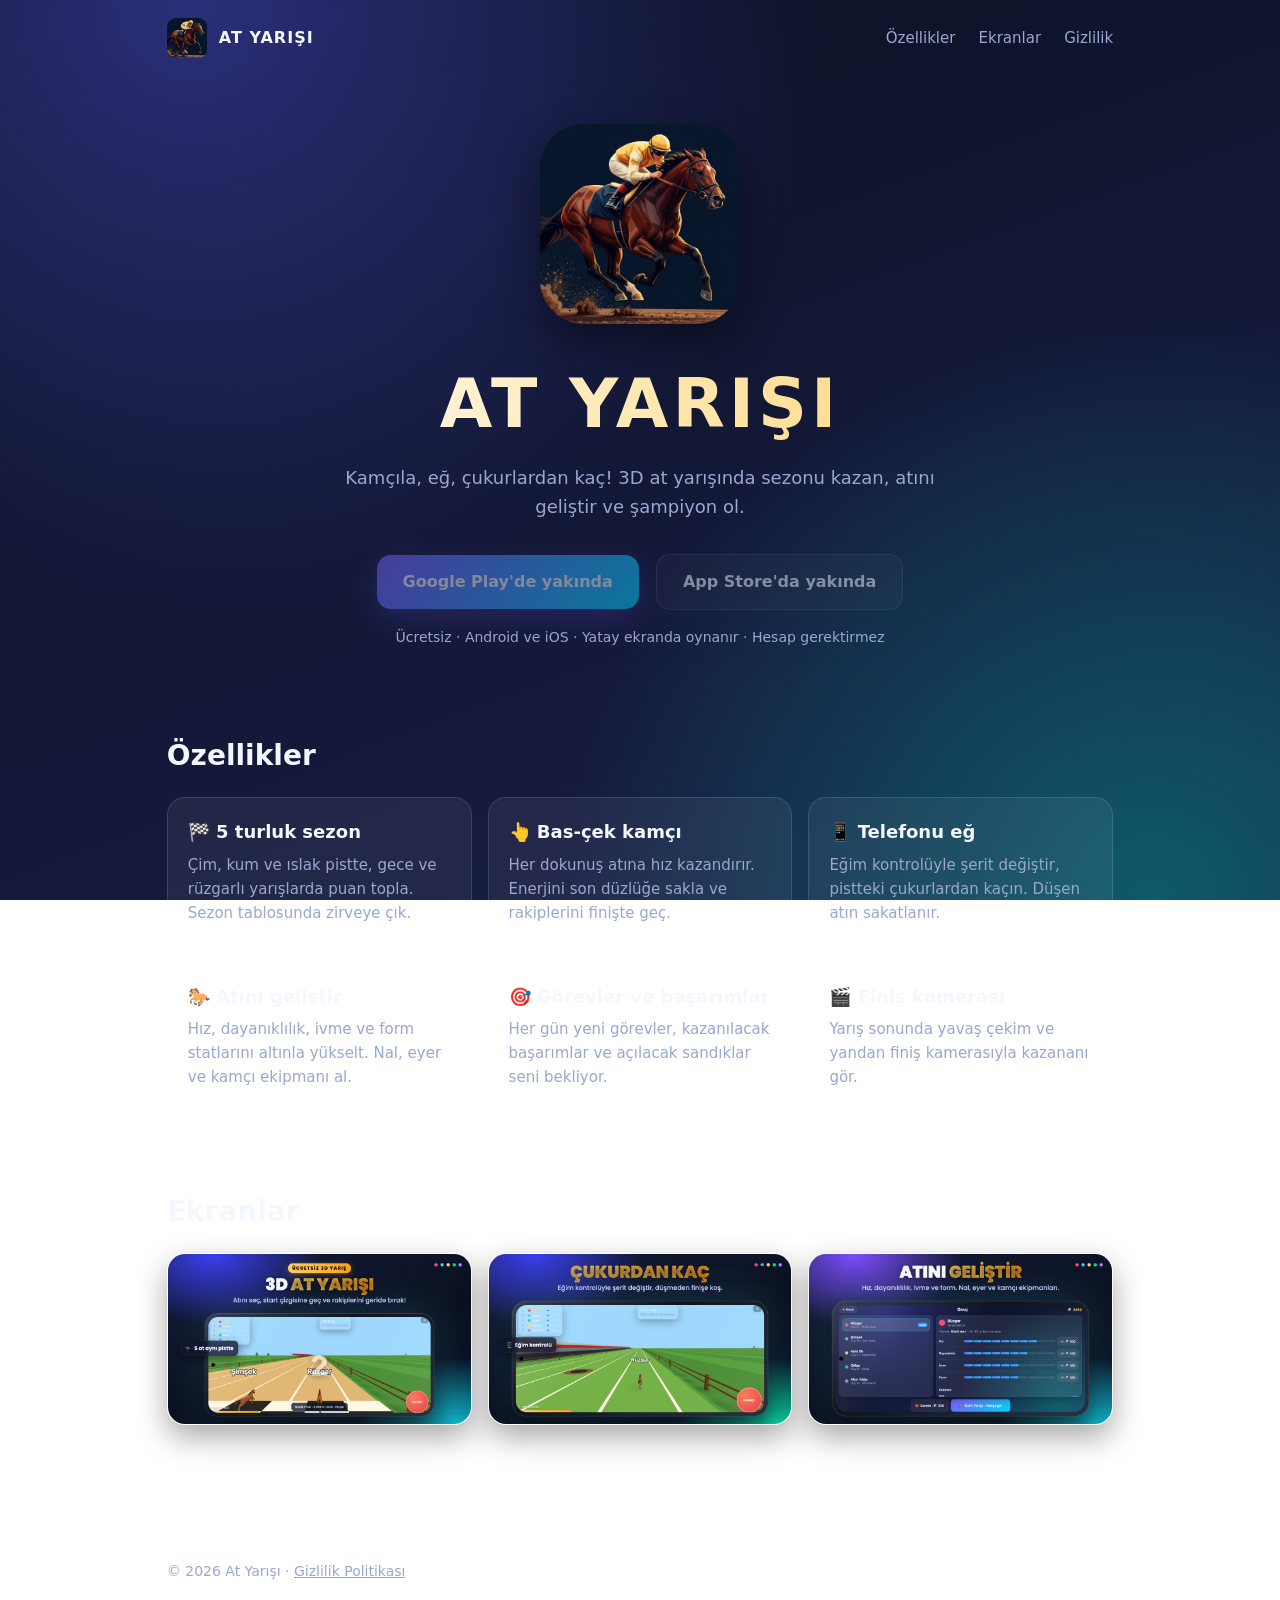
<file: index.html>
<!doctype html>
<html lang="tr">
<head>
  <meta charset="utf-8">
  <meta name="viewport" content="width=device-width, initial-scale=1">
  <title>At Yarışı – 3D At Yarışı Oyunu</title>
  <meta name="description" content="At Yarışı: kamçıla, eğ, çukurlardan kaç! 3D at yarışında sezonu kazan, şampiyon ol. Ücretsiz.">
  <meta property="og:title" content="At Yarışı – 3D At Yarışı Oyunu">
  <meta property="og:description" content="Kamçıla, eğ, çukurlardan kaç! 3D at yarışında sezonu kazan, şampiyon ol.">
  <meta property="og:image" content="assets/feature.jpg">
  <meta name="theme-color" content="#0b1020">
  <link rel="icon" href="assets/logo.png">
  <link rel="stylesheet" href="style.css">
</head>
<body>
  <header class="top">
    <a class="brand" href="index.html"><img src="assets/logo.png" alt="" width="40" height="40"> AT YARIŞI</a>
    <nav>
      <a href="#ozellikler">Özellikler</a>
      <a href="#ekranlar">Ekranlar</a>
      <a href="privacy.html">Gizlilik</a>
    </nav>
  </header>

  <main>
    <section class="hero">
      <img class="logo" src="assets/logo.png" alt="At Yarışı logosu">
      <h1>AT YARIŞI</h1>
      <p class="lead">Kamçıla, eğ, çukurlardan kaç! 3D at yarışında sezonu kazan, atını geliştir ve şampiyon ol.</p>
      <a class="btn primary" href="#" aria-disabled="true">Google Play'de yakında</a>
      <a class="btn" href="#" aria-disabled="true">App Store'da yakında</a>
      <p class="note">Ücretsiz · Android ve iOS · Yatay ekranda oynanır · Hesap gerektirmez</p>
    </section>

    <section id="ozellikler">
      <h2>Özellikler</h2>
      <div class="features">
        <div class="feature">
          <h3>🏁 5 turluk sezon</h3>
          <p>Çim, kum ve ıslak pistte, gece ve rüzgarlı yarışlarda puan topla. Sezon tablosunda zirveye çık.</p>
        </div>
        <div class="feature">
          <h3>👆 Bas-çek kamçı</h3>
          <p>Her dokunuş atına hız kazandırır. Enerjini son düzlüğe sakla ve rakiplerini finişte geç.</p>
        </div>
        <div class="feature">
          <h3>📱 Telefonu eğ</h3>
          <p>Eğim kontrolüyle şerit değiştir, pistteki çukurlardan kaçın. Düşen atın sakatlanır.</p>
        </div>
        <div class="feature">
          <h3>🐎 Atını geliştir</h3>
          <p>Hız, dayanıklılık, ivme ve form statlarını altınla yükselt. Nal, eyer ve kamçı ekipmanı al.</p>
        </div>
        <div class="feature">
          <h3>🎯 Görevler ve başarımlar</h3>
          <p>Her gün yeni görevler, kazanılacak başarımlar ve açılacak sandıklar seni bekliyor.</p>
        </div>
        <div class="feature">
          <h3>🎬 Finiş kamerası</h3>
          <p>Yarış sonunda yavaş çekim ve yandan finiş kamerasıyla kazananı gör.</p>
        </div>
      </div>
    </section>

    <section id="ekranlar">
      <h2>Ekranlar</h2>
      <div class="shots">
        <img src="assets/shots/01-yaris.jpg" alt="At Yarışı yarış ekranı" loading="lazy">
        <img src="assets/shots/03-egim.jpg" alt="Telefonu eğerek şerit değiştirme" loading="lazy">
        <img src="assets/shots/04-garaj.jpg" alt="At garajı ve güçlendirme ekranı" loading="lazy">
      </div>
    </section>
  </main>

  <footer>
    <p>© 2026 At Yarışı · <a href="privacy.html">Gizlilik Politikası</a></p>
  </footer>
</body>
</html>
</file>
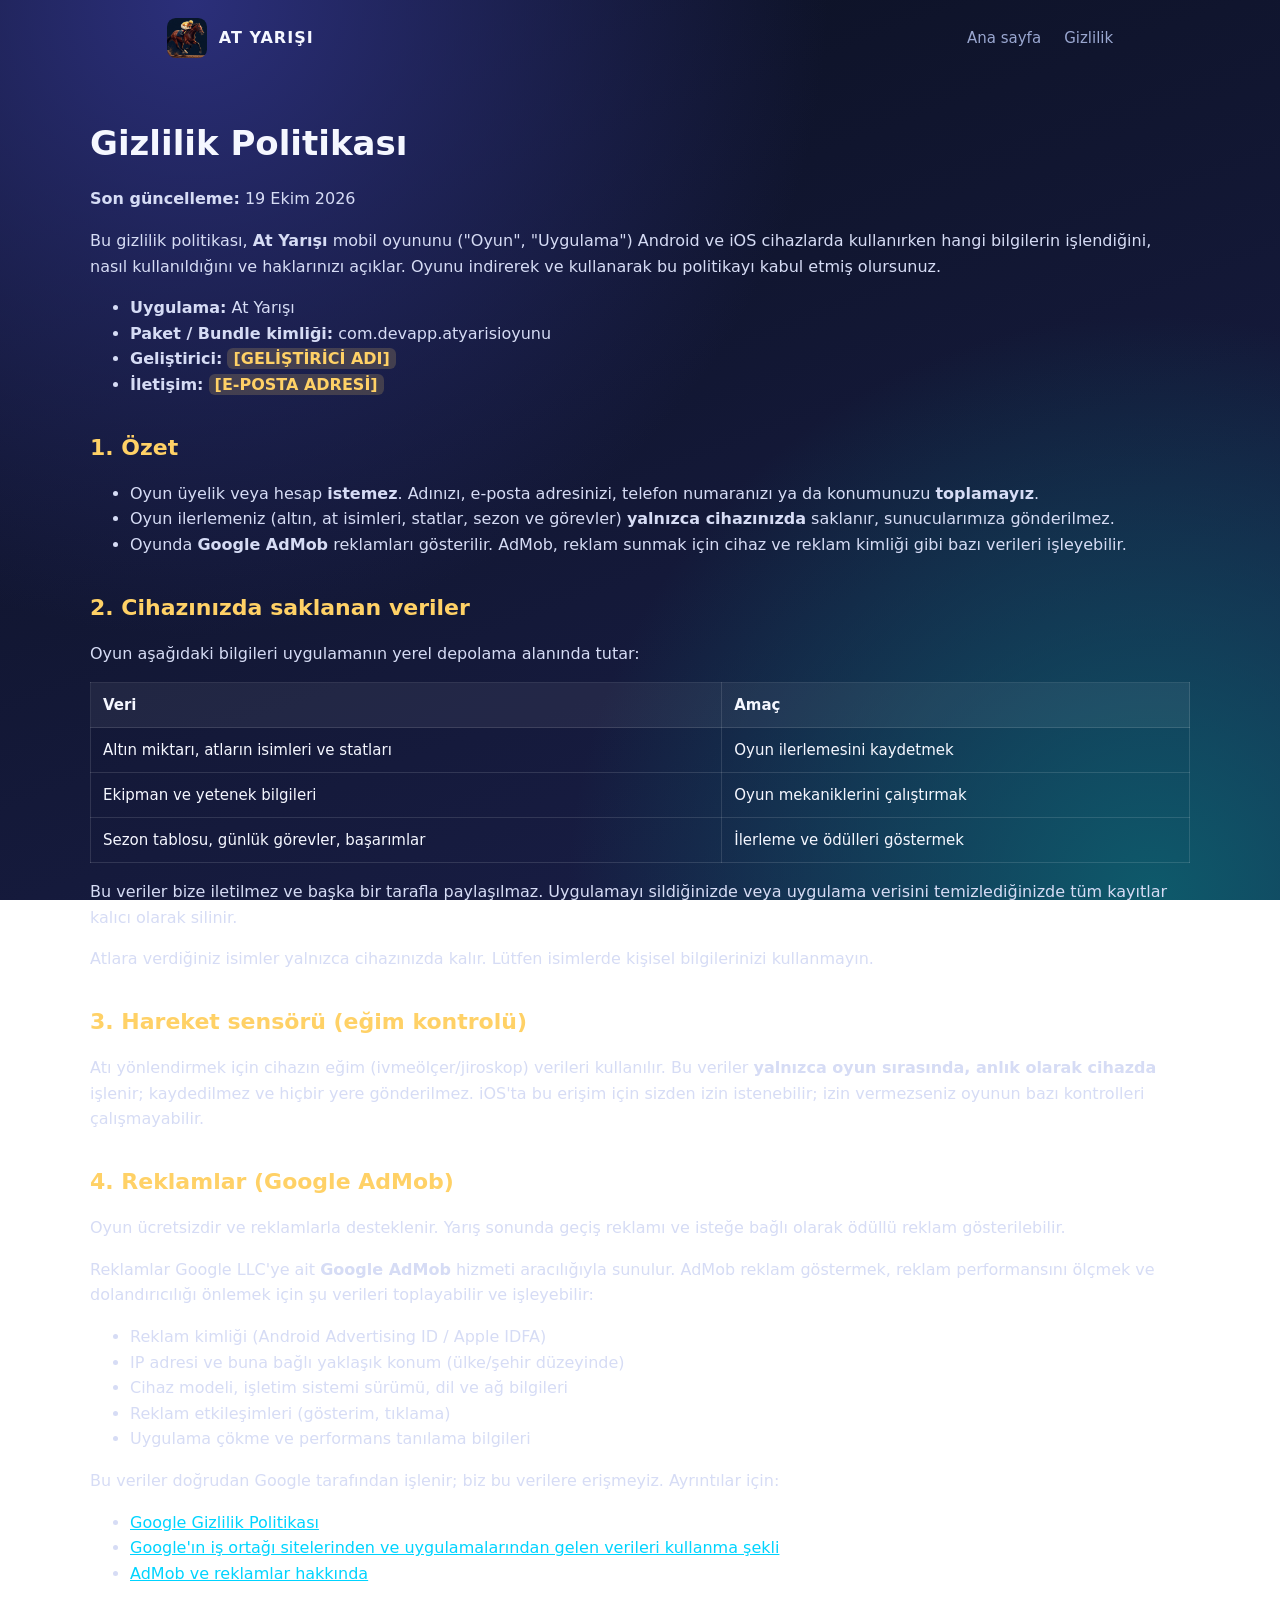
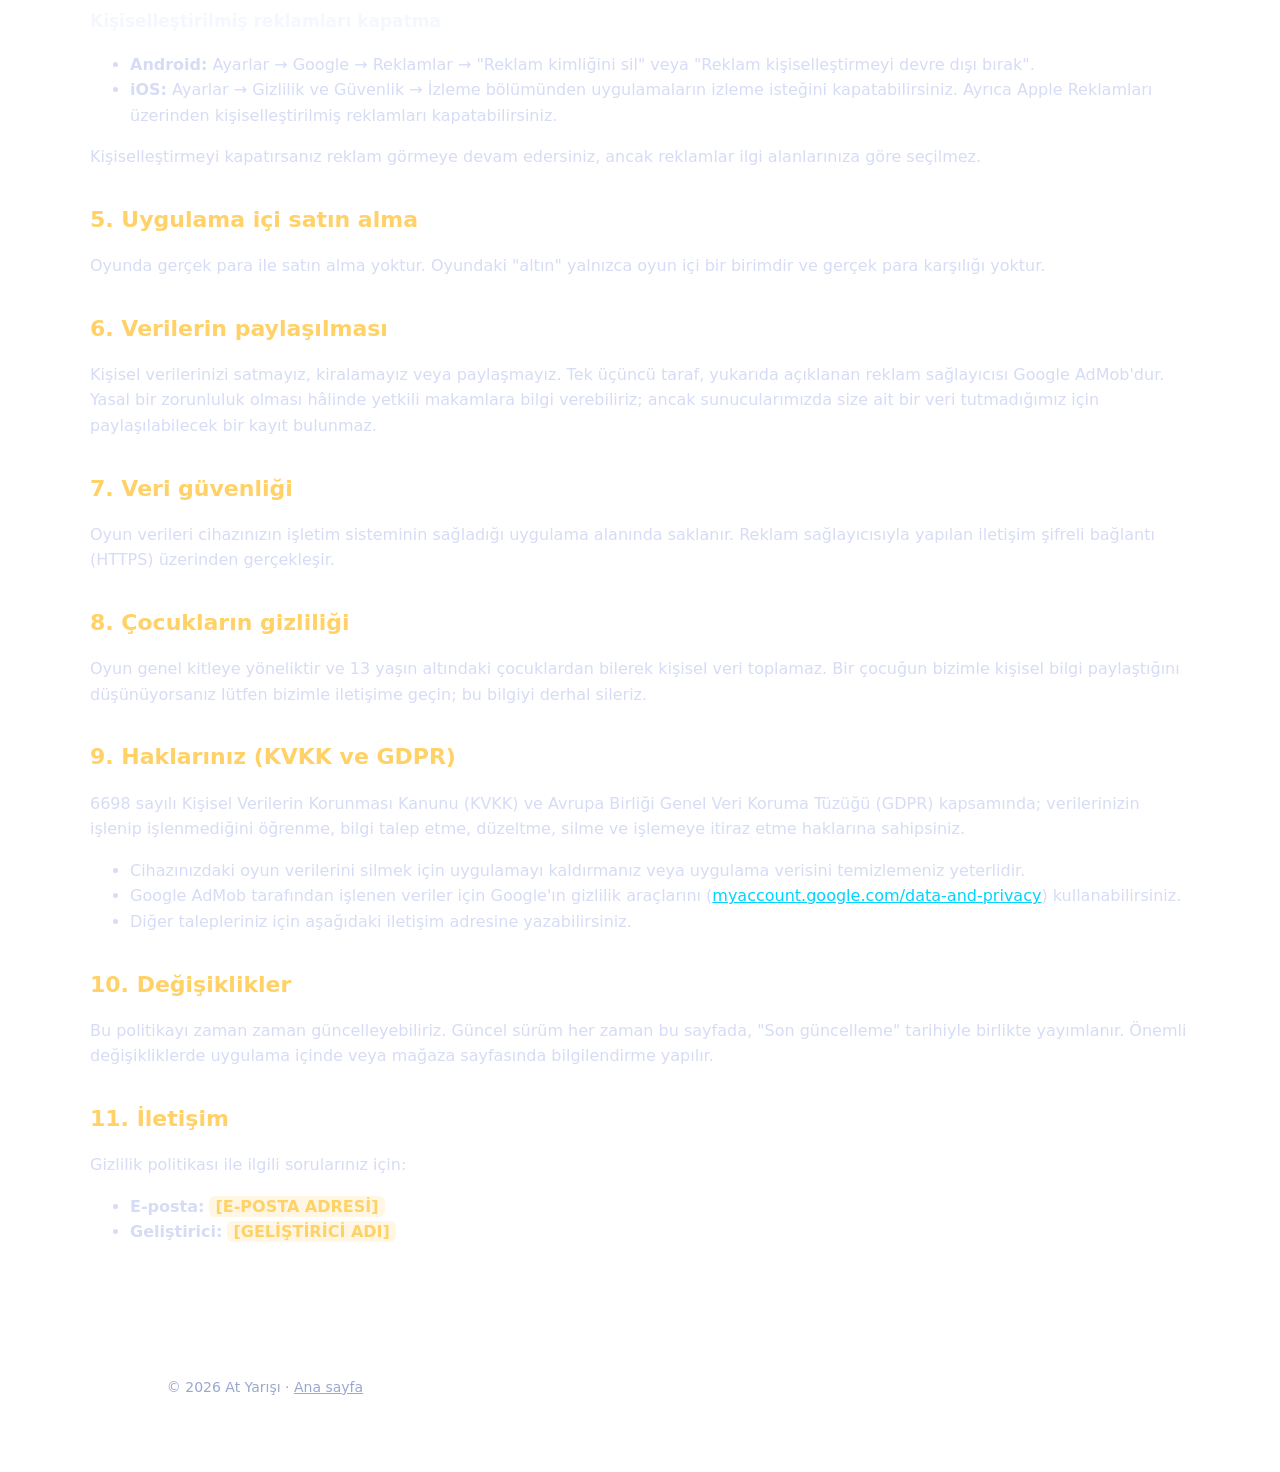
<file: privacy.html>
<!doctype html>
<html lang="tr">
<head>
  <meta charset="utf-8">
  <meta name="viewport" content="width=device-width, initial-scale=1">
  <title>Gizlilik Politikası – At Yarışı</title>
  <meta name="description" content="At Yarışı oyununun gizlilik politikası: hangi verilerin işlendiği, reklamlar ve haklarınız.">
  <meta name="robots" content="index, follow">
  <link rel="icon" href="assets/logo.png">
  <link rel="stylesheet" href="style.css">
</head>
<body>
  <header class="top">
    <a class="brand" href="index.html"><img src="assets/logo.png" alt="" width="40" height="40"> AT YARIŞI</a>
    <nav>
      <a href="index.html">Ana sayfa</a>
      <a href="privacy.html">Gizlilik</a>
    </nav>
  </header>

  <main class="doc">
    <h1>Gizlilik Politikası</h1>
    <p><strong>Son güncelleme:</strong> 19 Ekim 2026</p>

    <p>Bu gizlilik politikası, <strong>At Yarışı</strong> mobil oyununu ("Oyun", "Uygulama") Android ve iOS cihazlarda kullanırken hangi bilgilerin işlendiğini, nasıl kullanıldığını ve haklarınızı açıklar. Oyunu indirerek ve kullanarak bu politikayı kabul etmiş olursunuz.</p>

    <ul>
      <li><strong>Uygulama:</strong> At Yarışı</li>
      <li><strong>Paket / Bundle kimliği:</strong> com.devapp.atyarisioyunu</li>
      <li><strong>Geliştirici:</strong> <span class="placeholder">[GELİŞTİRİCİ ADI]</span></li>
      <li><strong>İletişim:</strong> <span class="placeholder">[E-POSTA ADRESİ]</span></li>
    </ul>

    <h2>1. Özet</h2>
    <ul>
      <li>Oyun üyelik veya hesap <strong>istemez</strong>. Adınızı, e-posta adresinizi, telefon numaranızı ya da konumunuzu <strong>toplamayız</strong>.</li>
      <li>Oyun ilerlemeniz (altın, at isimleri, statlar, sezon ve görevler) <strong>yalnızca cihazınızda</strong> saklanır, sunucularımıza gönderilmez.</li>
      <li>Oyunda <strong>Google AdMob</strong> reklamları gösterilir. AdMob, reklam sunmak için cihaz ve reklam kimliği gibi bazı verileri işleyebilir.</li>
    </ul>

    <h2>2. Cihazınızda saklanan veriler</h2>
    <p>Oyun aşağıdaki bilgileri uygulamanın yerel depolama alanında tutar:</p>
    <table>
      <tr><th>Veri</th><th>Amaç</th></tr>
      <tr><td>Altın miktarı, atların isimleri ve statları</td><td>Oyun ilerlemesini kaydetmek</td></tr>
      <tr><td>Ekipman ve yetenek bilgileri</td><td>Oyun mekaniklerini çalıştırmak</td></tr>
      <tr><td>Sezon tablosu, günlük görevler, başarımlar</td><td>İlerleme ve ödülleri göstermek</td></tr>
    </table>
    <p>Bu veriler bize iletilmez ve başka bir tarafla paylaşılmaz. Uygulamayı sildiğinizde veya uygulama verisini temizlediğinizde tüm kayıtlar kalıcı olarak silinir.</p>
    <p>Atlara verdiğiniz isimler yalnızca cihazınızda kalır. Lütfen isimlerde kişisel bilgilerinizi kullanmayın.</p>

    <h2>3. Hareket sensörü (eğim kontrolü)</h2>
    <p>Atı yönlendirmek için cihazın eğim (ivmeölçer/jiroskop) verileri kullanılır. Bu veriler <strong>yalnızca oyun sırasında, anlık olarak cihazda</strong> işlenir; kaydedilmez ve hiçbir yere gönderilmez. iOS'ta bu erişim için sizden izin istenebilir; izin vermezseniz oyunun bazı kontrolleri çalışmayabilir.</p>

    <h2>4. Reklamlar (Google AdMob)</h2>
    <p>Oyun ücretsizdir ve reklamlarla desteklenir. Yarış sonunda geçiş reklamı ve isteğe bağlı olarak ödüllü reklam gösterilebilir.</p>
    <p>Reklamlar Google LLC'ye ait <strong>Google AdMob</strong> hizmeti aracılığıyla sunulur. AdMob reklam göstermek, reklam performansını ölçmek ve dolandırıcılığı önlemek için şu verileri toplayabilir ve işleyebilir:</p>
    <ul>
      <li>Reklam kimliği (Android Advertising ID / Apple IDFA)</li>
      <li>IP adresi ve buna bağlı yaklaşık konum (ülke/şehir düzeyinde)</li>
      <li>Cihaz modeli, işletim sistemi sürümü, dil ve ağ bilgileri</li>
      <li>Reklam etkileşimleri (gösterim, tıklama)</li>
      <li>Uygulama çökme ve performans tanılama bilgileri</li>
    </ul>
    <p>Bu veriler doğrudan Google tarafından işlenir; biz bu verilere erişmeyiz. Ayrıntılar için:</p>
    <ul>
      <li><a href="https://policies.google.com/privacy">Google Gizlilik Politikası</a></li>
      <li><a href="https://policies.google.com/technologies/partner-sites">Google'ın iş ortağı sitelerinden ve uygulamalarından gelen verileri kullanma şekli</a></li>
      <li><a href="https://support.google.com/admob/answer/6128543">AdMob ve reklamlar hakkında</a></li>
    </ul>

    <h3>Kişiselleştirilmiş reklamları kapatma</h3>
    <ul>
      <li><strong>Android:</strong> Ayarlar → Google → Reklamlar → "Reklam kimliğini sil" veya "Reklam kişiselleştirmeyi devre dışı bırak".</li>
      <li><strong>iOS:</strong> Ayarlar → Gizlilik ve Güvenlik → İzleme bölümünden uygulamaların izleme isteğini kapatabilirsiniz. Ayrıca Apple Reklamları üzerinden kişiselleştirilmiş reklamları kapatabilirsiniz.</li>
    </ul>
    <p>Kişiselleştirmeyi kapatırsanız reklam görmeye devam edersiniz, ancak reklamlar ilgi alanlarınıza göre seçilmez.</p>

    <h2>5. Uygulama içi satın alma</h2>
    <p>Oyunda gerçek para ile satın alma yoktur. Oyundaki "altın" yalnızca oyun içi bir birimdir ve gerçek para karşılığı yoktur.</p>

    <h2>6. Verilerin paylaşılması</h2>
    <p>Kişisel verilerinizi satmayız, kiralamayız veya paylaşmayız. Tek üçüncü taraf, yukarıda açıklanan reklam sağlayıcısı Google AdMob'dur. Yasal bir zorunluluk olması hâlinde yetkili makamlara bilgi verebiliriz; ancak sunucularımızda size ait bir veri tutmadığımız için paylaşılabilecek bir kayıt bulunmaz.</p>

    <h2>7. Veri güvenliği</h2>
    <p>Oyun verileri cihazınızın işletim sisteminin sağladığı uygulama alanında saklanır. Reklam sağlayıcısıyla yapılan iletişim şifreli bağlantı (HTTPS) üzerinden gerçekleşir.</p>

    <h2>8. Çocukların gizliliği</h2>
    <p>Oyun genel kitleye yöneliktir ve 13 yaşın altındaki çocuklardan bilerek kişisel veri toplamaz. Bir çocuğun bizimle kişisel bilgi paylaştığını düşünüyorsanız lütfen bizimle iletişime geçin; bu bilgiyi derhal sileriz.</p>

    <h2>9. Haklarınız (KVKK ve GDPR)</h2>
    <p>6698 sayılı Kişisel Verilerin Korunması Kanunu (KVKK) ve Avrupa Birliği Genel Veri Koruma Tüzüğü (GDPR) kapsamında; verilerinizin işlenip işlenmediğini öğrenme, bilgi talep etme, düzeltme, silme ve işlemeye itiraz etme haklarına sahipsiniz.</p>
    <ul>
      <li>Cihazınızdaki oyun verilerini silmek için uygulamayı kaldırmanız veya uygulama verisini temizlemeniz yeterlidir.</li>
      <li>Google AdMob tarafından işlenen veriler için Google'ın gizlilik araçlarını (<a href="https://myaccount.google.com/data-and-privacy">myaccount.google.com/data-and-privacy</a>) kullanabilirsiniz.</li>
      <li>Diğer talepleriniz için aşağıdaki iletişim adresine yazabilirsiniz.</li>
    </ul>

    <h2>10. Değişiklikler</h2>
    <p>Bu politikayı zaman zaman güncelleyebiliriz. Güncel sürüm her zaman bu sayfada, "Son güncelleme" tarihiyle birlikte yayımlanır. Önemli değişikliklerde uygulama içinde veya mağaza sayfasında bilgilendirme yapılır.</p>

    <h2>11. İletişim</h2>
    <p>Gizlilik politikası ile ilgili sorularınız için:</p>
    <ul>
      <li><strong>E-posta:</strong> <span class="placeholder">[E-POSTA ADRESİ]</span></li>
      <li><strong>Geliştirici:</strong> <span class="placeholder">[GELİŞTİRİCİ ADI]</span></li>
    </ul>
  </main>

  <footer>
    <p>© 2026 At Yarışı · <a href="index.html">Ana sayfa</a></p>
  </footer>
</body>
</html>
</file>
<file: style.css>
:root {
  --bg-1: #0b1020;
  --bg-2: #1a1f4a;
  --card: rgba(255, 255, 255, 0.06);
  --border: rgba(255, 255, 255, 0.12);
  --text: #f5f7ff;
  --muted: #9aa7d0;
  --accent: #7c5cff;
  --accent-2: #00d4ff;
  --gold: #ffd166;
  --radius: 18px;
}

* { box-sizing: border-box; }

html { scroll-behavior: smooth; }

body {
  margin: 0;
  color: var(--text);
  font-family: -apple-system, BlinkMacSystemFont, "Segoe UI", Roboto, system-ui, sans-serif;
  line-height: 1.6;
  background:
    radial-gradient(circle at 15% 0%, #2b2f7a 0%, transparent 45%),
    radial-gradient(circle at 90% 100%, #0e5a6b 0%, transparent 40%),
    linear-gradient(160deg, var(--bg-1), var(--bg-2));
  background-attachment: fixed;
  min-height: 100vh;
}

a { color: var(--accent-2); }

header.top {
  display: flex;
  align-items: center;
  justify-content: space-between;
  padding: 18px 6vw;
  max-width: 1100px;
  margin: 0 auto;
}
.brand { display: flex; align-items: center; gap: 12px; text-decoration: none; color: var(--text); font-weight: 800; letter-spacing: 1px; }
.brand img { width: 40px; height: 40px; border-radius: 22%; }
nav a { color: var(--muted); text-decoration: none; margin-left: 18px; font-size: 15px; }
nav a:hover { color: var(--text); }

main, footer { max-width: 1100px; margin: 0 auto; padding: 0 6vw; }

.hero { text-align: center; padding: 48px 0 32px; }
.hero img.logo { width: min(200px, 40vw); border-radius: 22%; box-shadow: 0 16px 40px rgba(0, 0, 0, 0.45); }
.hero h1 {
  font-size: clamp(36px, 7vw, 68px);
  letter-spacing: 4px;
  margin: 18px 0 6px;
  background: linear-gradient(90deg, #ffffff, var(--gold));
  -webkit-background-clip: text;
  background-clip: text;
  color: transparent;
}
.hero p.lead { color: var(--muted); font-size: 18px; max-width: 620px; margin: 0 auto 26px; }

.btn {
  display: inline-block;
  padding: 14px 26px;
  border-radius: 14px;
  text-decoration: none;
  font-weight: 700;
  color: var(--text);
  border: 1px solid var(--border);
  background: var(--card);
  margin: 6px;
}
.btn.primary {
  border: none;
  background: linear-gradient(135deg, var(--accent), var(--accent-2));
  box-shadow: 0 10px 30px rgba(124, 92, 255, 0.35);
}
.btn[aria-disabled="true"] { opacity: 0.5; pointer-events: none; }

.note { color: var(--muted); font-size: 14px; margin-top: 10px; }

section { padding: 40px 0; }
section h2 { font-size: 28px; margin: 0 0 18px; }

.features { display: grid; grid-template-columns: repeat(auto-fit, minmax(230px, 1fr)); gap: 16px; }
.feature {
  background: var(--card);
  border: 1px solid var(--border);
  border-radius: var(--radius);
  padding: 20px;
}
.feature h3 { margin: 0 0 6px; font-size: 18px; }
.feature p { margin: 0; color: var(--muted); font-size: 15px; }

.shots { display: grid; grid-template-columns: repeat(auto-fit, minmax(300px, 1fr)); gap: 16px; }
.shots img {
  width: 100%;
  border-radius: var(--radius);
  border: 1px solid var(--border);
  box-shadow: 0 12px 30px rgba(0, 0, 0, 0.35);
}

footer { padding: 40px 6vw 60px; color: var(--muted); font-size: 14px; border-top: 1px solid var(--border); margin-top: 40px; }
footer a { color: var(--muted); margin-right: 14px; }

/* Gizlilik sayfası */
.doc { padding: 40px 0 20px; }
.doc h1 { font-size: 34px; margin: 0 0 6px; }
.doc h2 { font-size: 22px; margin: 32px 0 10px; color: var(--gold); }
.doc h3 { font-size: 17px; margin: 22px 0 8px; }
.doc p, .doc li { color: #d6dcf5; }
.doc table { width: 100%; border-collapse: collapse; margin: 12px 0; font-size: 15px; }
.doc th, .doc td { border: 1px solid var(--border); padding: 10px 12px; text-align: left; vertical-align: top; }
.doc th { background: var(--card); }
.doc code { background: var(--card); padding: 2px 6px; border-radius: 6px; }
.placeholder { background: rgba(255, 209, 102, 0.18); padding: 1px 6px; border-radius: 6px; color: var(--gold); font-weight: 700; }

@media (max-width: 600px) {
  nav a { margin-left: 12px; font-size: 14px; }
  .doc table { font-size: 13px; }
}
</file>
